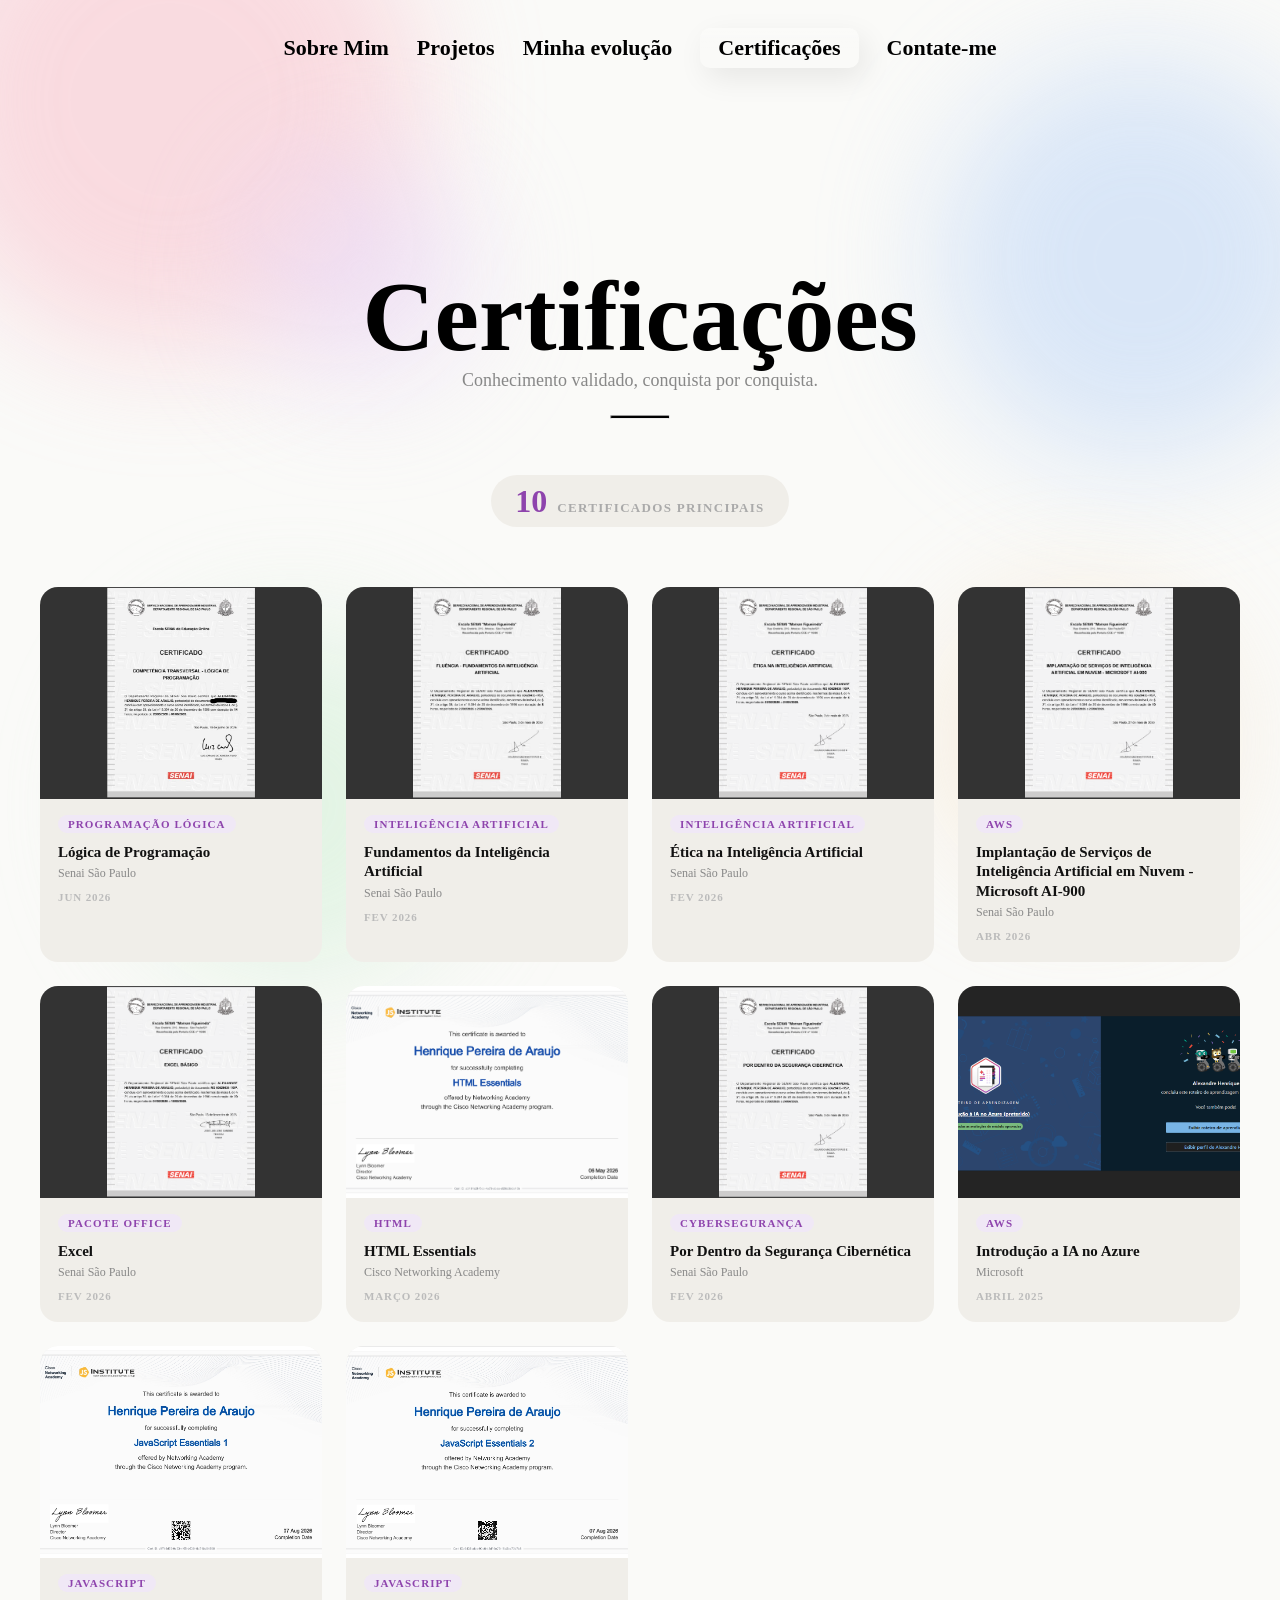
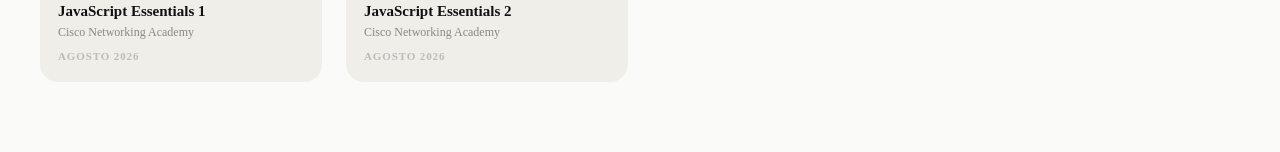
<file: html/certificado.html>
<!DOCTYPE html>
<html lang="pt-br">

<head>
  <meta charset="UTF-8">
  <meta name="viewport" content="width=device-width, initial-scale=1.0">
  <link rel="stylesheet" href="../style.css">
  <title>DevJourney — Certificações</title>
</head>

<body>
  <div class="hero-section">
    <div class="mesh-bg">
      <div class="blob b1"></div>
      <div class="blob b2"></div>
      <div class="blob b3"></div>
      <div class="blob b4"></div>
      <div class="blob b5"></div>
    </div>

    <div class="hero-content">
      <nav class="navigation">
        <ul class="nav-list">
          <li class="a"><a href="../index.html" class="nav-link">Sobre Mim</a></li>
          <li class="a"><a href="./Projetos.html" class="nav-link">Projetos</a></li>
          <li class="a"><a href="./evolution.html" class="nav-link">Minha evolução</a></li>
          <div class="glass">
            <li class="a-selected"><a href="./certificado.html" class="nav-link">Certificações</a></li>
          </div>
          <li class="a"><a href="./contato.html" class="nav-link">Contate-me</a></li>
        </ul>
      </nav>
    </div>

    <section class="certificacoes">

      <div class="cert-cabecalho">
        <p class="title">Certificações</p>
        <p class="cert-subtitulo">Conhecimento validado, conquista por conquista.</p>
        <hr class="projetos-separador">
        <div class="cert-contador">
          <span class="cert-num">10</span>
          <span class="cert-num-label">certificados principais</span>
        </div>
      </div>

      <div class="cert-grid">

        <div class="cert-card">
          <a href="https://www.sp.senai.br/consulta-certificado?qrcode=00035907/8344154" target="_blank"
            class="cert-link-overlay" aria-label="Ver certificado 1"></a>
          <div class="cert-imagem-wrap">
            <img src="../img/cert1.jpg" alt="Certificado 1" class="cert-imagem">
            <div class="cert-badge-hover">
              <svg viewBox="0 0 24 24" fill="none" stroke="currentColor" stroke-width="2" stroke-linecap="round"
                stroke-linejoin="round" width="18" height="18">
                <line x1="7" y1="17" x2="17" y2="7" />
                <polyline points="7 7 17 7 17 17" />
              </svg>
              Ver certificado
            </div>
          </div>
          <div class="cert-info">
            <span class="cert-categoria">Programação Lógica</span>
            <p class="cert-nome">Lógica de Programação</p>
            <p class="cert-emissor">Senai São Paulo</p>
            <span class="cert-data">JUN 2026</span>
          </div>
        </div>

        <div class="cert-card">
          <a href="https://www.sp.senai.br/consulta-certificado?qrcode=00052/8344154" target="_blank"
            class="cert-link-overlay" aria-label="Ver certificado 2"></a>
          <div class="cert-imagem-wrap">
            <img src="../img/cert2.jpg" alt="Certificado 2" class="cert-imagem">
            <div class="cert-badge-hover">
              <svg viewBox="0 0 24 24" fill="none" stroke="currentColor" stroke-width="2" stroke-linecap="round"
                stroke-linejoin="round" width="18" height="18">
                <line x1="7" y1="17" x2="17" y2="7" />
                <polyline points="7 7 17 7 17 17" />
              </svg>
              Ver certificado
            </div>
          </div>
          <div class="cert-info">
            <span class="cert-categoria">Inteligência Artificial</span>
            <p class="cert-nome">Fundamentos da Inteligência Artificial</p>
            <p class="cert-emissor">Senai São Paulo</p>
            <span class="cert-data">FEV 2026</span>
          </div>
        </div>

        <div class="cert-card">
          <a href="https://www.sp.senai.br/consulta-certificado?qrcode=00054/8344154" target="_blank"
            class="cert-link-overlay" aria-label="Ver certificado 3"></a>
          <div class="cert-imagem-wrap">
            <img src="../img/cert3.png" alt="Certificado 3" class="cert-imagem">
            <div class="cert-badge-hover">
              <svg viewBox="0 0 24 24" fill="none" stroke="currentColor" stroke-width="2" stroke-linecap="round"
                stroke-linejoin="round" width="18" height="18">
                <line x1="7" y1="17" x2="17" y2="7" />
                <polyline points="7 7 17 7 17 17" />
              </svg>
              Ver certificado
            </div>
          </div>
          <div class="cert-info">
            <span class="cert-categoria">Inteligência Artificial</span>
            <p class="cert-nome">Ética na Inteligência Artificial</p>
            <p class="cert-emissor">Senai São Paulo</p>
            <span class="cert-data">FEV 2026</span>
          </div>
        </div>

        <div class="cert-card">
          <a href="https://www.sp.senai.br/consulta-certificado?qrcode=10326198367/15750391" target="_blank"
            class="cert-link-overlay" aria-label="Ver certificado 4"></a>
          <div class="cert-imagem-wrap">
            <img src="../img/cert4.png" alt="Certificado 4" class="cert-imagem">
            <div class="cert-badge-hover">
              <svg viewBox="0 0 24 24" fill="none" stroke="currentColor" stroke-width="2" stroke-linecap="round"
                stroke-linejoin="round" width="18" height="18">
                <line x1="7" y1="17" x2="17" y2="7" />
                <polyline points="7 7 17 7 17 17" />
              </svg>
              Ver certificado
            </div>
          </div>
          <div class="cert-info">
            <span class="cert-categoria">AWS</span>
            <p class="cert-nome">Implantação de Serviços de Inteligência Artificial em Nuvem - Microsoft AI-900</p>
            <p class="cert-emissor">Senai São Paulo</p>
            <span class="cert-data">ABR 2026</span>
          </div>
        </div>

        <div class="cert-card">
          <a href="https://www.sp.senai.br/consulta-certificado?qrcode=00035481/8344154" target="_blank"
            class="cert-link-overlay" aria-label="Ver certificado 5"></a>
          <div class="cert-imagem-wrap">
            <img src="../img/cert5.png" alt="Certificado 5" class="cert-imagem">
            <div class="cert-badge-hover">
              <svg viewBox="0 0 24 24" fill="none" stroke="currentColor" stroke-width="2" stroke-linecap="round"
                stroke-linejoin="round" width="18" height="18">
                <line x1="7" y1="17" x2="17" y2="7" />
                <polyline points="7 7 17 7 17 17" />
              </svg>
              Ver certificado
            </div>
          </div>
          <div class="cert-info">
            <span class="cert-categoria">Pacote Office</span>
            <p class="cert-nome">Excel</p>
            <p class="cert-emissor">Senai São Paulo</p>
            <span class="cert-data">FEV 2026</span>
          </div>
        </div>

        <div class="cert-card">
          <a href="sem_link" target="_blank" class="cert-link-overlay" aria-label="Ver certificado 6"></a>
          <div class="cert-imagem-wrap">
            <img src="../img/cert6.png" alt="Certificado 6" class="cert-imagem">
            <div class="cert-badge-hover">
              <svg viewBox="0 0 24 24" fill="none" stroke="currentColor" stroke-width="2" stroke-linecap="round"
                stroke-linejoin="round" width="18" height="18">
                <line x1="7" y1="17" x2="17" y2="7" />
                <polyline points="7 7 17 7 17 17" />
              </svg>
              Ver certificado
            </div>
          </div>
          <div class="cert-info">
            <span class="cert-categoria">HTML</span>
            <p class="cert-nome">HTML Essentials</p>
            <p class="cert-emissor">Cisco Networking Academy</p>
            <span class="cert-data">MARÇO 2026</span>
          </div>
        </div>

        <div class="cert-card">
          <a href="https://www.sp.senai.br/consulta-certificado?qrcode=00055/8344154" target="_blank"
            class="cert-link-overlay" aria-label="Ver certificado 7"></a>
          <div class="cert-imagem-wrap">
            <img src="../img/cert7.png" alt="Certificado 7" class="cert-imagem">
            <div class="cert-badge-hover">
              <svg viewBox="0 0 24 24" fill="none" stroke="currentColor" stroke-width="2" stroke-linecap="round"
                stroke-linejoin="round" width="18" height="18">
                <line x1="7" y1="17" x2="17" y2="7" />
                <polyline points="7 7 17 7 17 17" />
              </svg>
              Ver certificado
            </div>
          </div>
          <div class="cert-info">
            <span class="cert-categoria">CyberSegurança</span>
            <p class="cert-nome">Por Dentro da Segurança Cibernética</p>
            <p class="cert-emissor">Senai São Paulo</p>
            <span class="cert-data">FEV 2026</span>
          </div>
        </div>

        <div class="cert-card">
          <a href="https://learn.microsoft.com/pt-br/users/alexandrehenrique-3166/achievements/fqwjsawx?ref=https%3A%2F%2Fwww.linkedin.com%2F"
            target="_blank" class="cert-link-overlay" aria-label="Ver certificado 8"></a>
          <div class="cert-imagem-wrap">
            <img src="../img/cert8.png" alt="Certificado 8" class="cert-imagem">
            <div class="cert-badge-hover">
              <svg viewBox="0 0 24 24" fill="none" stroke="currentColor" stroke-width="2" stroke-linecap="round"
                stroke-linejoin="round" width="18" height="18">
                <line x1="7" y1="17" x2="17" y2="7" />
                <polyline points="7 7 17 7 17 17" />
              </svg>
              Ver certificado
            </div>
          </div>
          <div class="cert-info">
            <span class="cert-categoria">AWS</span>
            <p class="cert-nome">Introdução a IA no Azure</p>
            <p class="cert-emissor">Microsoft</p>
            <span class="cert-data">ABRIL 2025</span>
          </div>
        </div>

        <div class="cert-card">
          <div class="cert-imagem-wrap">
            <img src="../img/cert9.jpeg" alt="Certificado 9" class="cert-imagem">
          </div>
          <div class="cert-info">
            <span class="cert-categoria">JavaScript</span>
            <p class="cert-nome">JavaScript Essentials 1</p>
            <p class="cert-emissor">Cisco Networking Academy</p>
            <span class="cert-data">AGOSTO 2026</span>
          </div>
        </div>

<div class="cert-card">
          <div class="cert-imagem-wrap">
            <img src="../img/cert10.jpeg" alt="Certificado 10" class="cert-imagem">
          </div>
          <div class="cert-info">
            <span class="cert-categoria">JavaScript</span>
            <p class="cert-nome">JavaScript Essentials 2</p>
            <p class="cert-emissor">Cisco Networking Academy</p>
            <span class="cert-data">AGOSTO 2026</span>
          </div>
        </div>

      </div>
    </section>
  </div>
</body>

</html>
</file>
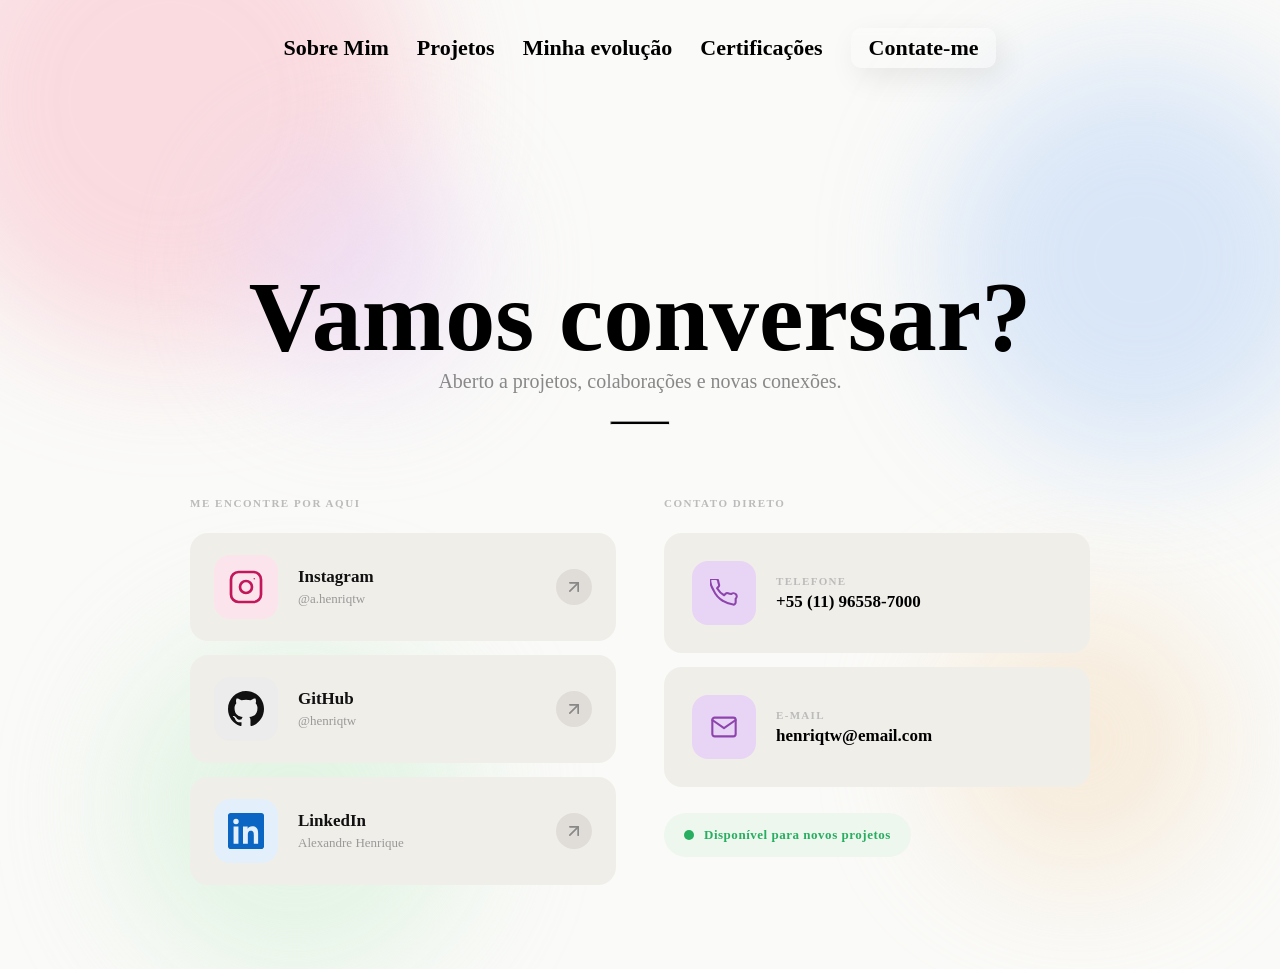
<file: html/contato.html>
<!DOCTYPE html>
<html lang="pt-br">
 
<head>
  <meta charset="UTF-8">
  <meta name="viewport" content="width=device-width, initial-scale=1.0">
  <link rel="stylesheet" href="../style.css">
  <title>DevJourney — Contato</title>
</head>
 
<body>
  <div class="hero-section">
    <div class="mesh-bg">
      <div class="blob b1"></div>
      <div class="blob b2"></div>
      <div class="blob b3"></div>
      <div class="blob b4"></div>
      <div class="blob b5"></div>
    </div>
 
    <div class="hero-content">
      <nav class="navigation">
        <ul class="nav-list">
          <li class="a"><a href="../index.html" class="nav-link">Sobre Mim</a></li>
          <li class="a"><a href="./Projetos.html" class="nav-link">Projetos</a></li>
          <li class="a"><a href="./evolution.html" class="nav-link">Minha evolução</a></li>
          <li class="a"><a href="./certificado.html" class="nav-link">Certificações</a></li>
          <div class="glass">
            <li class="a-selected"><a href="./contato.html" class="nav-link">Contate-me</a></li>
          </div>
        </ul>
      </nav>
    </div>
 
    <section class="contato">
 
      <div class="contato-cabecalho">
        <p class="title">Vamos conversar?</p>
        <p class="contato-subtitulo">Aberto a projetos, colaborações e novas conexões.</p>
        <hr class="projetos-separador">
      </div>
 
      <div class="contato-corpo">
 
        <div class="contato-redes">
          <p class="contato-secao-titulo">Me encontre por aqui</p>
 
          <a href="https://www.instagram.com/a.henriqtw/" target="_blank" class="rede-card">
            <div class="rede-icone rede-icone-instagram">
              <svg xmlns="http://www.w3.org/2000/svg" viewBox="0 0 24 24" width="36" height="36" fill="none" stroke="currentColor" stroke-width="1.8" stroke-linecap="round" stroke-linejoin="round">
                <rect x="2" y="2" width="20" height="20" rx="5" ry="5"/>
                <circle cx="12" cy="12" r="4"/>
                <circle cx="17.5" cy="6.5" r="0.5" fill="currentColor" stroke="none"/>
              </svg>
            </div>
            <div class="rede-texto">
              <span class="rede-nome">Instagram</span>
              <span class="rede-usuario">@a.henriqtw</span>
            </div>
            <div class="rede-seta">
              <svg viewBox="0 0 24 24" fill="none" stroke="currentColor" stroke-width="2" stroke-linecap="round" stroke-linejoin="round" width="20" height="20">
                <line x1="7" y1="17" x2="17" y2="7"/><polyline points="7 7 17 7 17 17"/>
              </svg>
            </div>
          </a>
 
          <a href="https://github.com/henriqtw" target="_blank" class="rede-card">
            <div class="rede-icone rede-icone-github">
              <svg xmlns="http://www.w3.org/2000/svg" viewBox="0 0 24 24" width="36" height="36" fill="currentColor">
                <path d="M12 0C5.373 0 0 5.373 0 12c0 5.303 3.438 9.8 8.205 11.387.6.113.82-.258.82-.577 0-.285-.01-1.04-.015-2.04-3.338.724-4.042-1.61-4.042-1.61-.546-1.387-1.333-1.757-1.333-1.757-1.09-.745.083-.729.083-.729 1.205.084 1.84 1.237 1.84 1.237 1.07 1.834 2.807 1.304 3.492.997.108-.775.418-1.305.762-1.604-2.665-.305-5.467-1.334-5.467-5.931 0-1.311.469-2.381 1.236-3.221-.124-.303-.535-1.524.117-3.176 0 0 1.008-.322 3.301 1.23A11.509 11.509 0 0 1 12 5.803c1.02.005 2.047.138 3.006.404 2.291-1.552 3.297-1.23 3.297-1.23.653 1.653.242 2.874.118 3.176.77.84 1.235 1.911 1.235 3.221 0 4.609-2.807 5.624-5.479 5.921.43.372.823 1.102.823 2.222 0 1.606-.015 2.898-.015 3.293 0 .319.216.694.825.576C20.565 21.796 24 17.3 24 12c0-6.627-5.373-12-12-12z"/>
              </svg>
            </div>
            <div class="rede-texto">
              <span class="rede-nome">GitHub</span>
              <span class="rede-usuario">@henriqtw</span>
            </div>
            <div class="rede-seta">
              <svg viewBox="0 0 24 24" fill="none" stroke="currentColor" stroke-width="2" stroke-linecap="round" stroke-linejoin="round" width="20" height="20">
                <line x1="7" y1="17" x2="17" y2="7"/><polyline points="7 7 17 7 17 17"/>
              </svg>
            </div>
          </a>
 
          <a href="https://www.linkedin.com/in/alexandre-henrique-605b353a8/" target="_blank" class="rede-card">
            <div class="rede-icone rede-icone-linkedin">
              <svg xmlns="http://www.w3.org/2000/svg" viewBox="0 0 24 24" width="36" height="36" fill="currentColor">
                <path d="M20.447 20.452H17.21v-5.569c0-1.328-.027-3.037-1.852-3.037-1.853 0-2.136 1.445-2.136 2.939v5.667H9.984V9h3.102v1.561h.046c.432-.817 1.49-1.678 3.067-1.678 3.28 0 3.885 2.159 3.885 4.964v6.605zM5.337 7.433a1.8 1.8 0 1 1 0-3.601 1.8 1.8 0 0 1 0 3.601zM6.955 20.452H3.718V9h3.237v11.452zM22.225 0H1.771C.792 0 0 .774 0 1.729v20.542C0 23.226.792 24 1.771 24h20.451C23.205 24 24 23.226 24 22.271V1.729C24 .774 23.205 0 22.222 0h.003z"/>
              </svg>
            </div>
            <div class="rede-texto">
              <span class="rede-nome">LinkedIn</span>
              <span class="rede-usuario">Alexandre Henrique</span>
            </div>
            <div class="rede-seta">
              <svg viewBox="0 0 24 24" fill="none" stroke="currentColor" stroke-width="2" stroke-linecap="round" stroke-linejoin="round" width="20" height="20">
                <line x1="7" y1="17" x2="17" y2="7"/><polyline points="7 7 17 7 17 17"/>
              </svg>
            </div>
          </a>
        </div>
 
        <div class="contato-direto">
          <p class="contato-secao-titulo">Contato direto</p>
 
         <div class="contato-item">
  <div class="contato-item-icone">
    <svg xmlns="http://www.w3.org/2000/svg" viewBox="0 0 24 24" fill="none" stroke="currentColor" stroke-width="1.8" stroke-linecap="round" stroke-linejoin="round" width="28" height="28">
      <path d="M22 16.92v3a2 2 0 01-2.18 2 19.79 19.79 0 01-8.63-3.07A19.5 19.5 0 013.07 9.81a19.79 19.79 0 01-3.07-8.67A2 2 0 012 0h3a2 2 0 012 1.72c.127.96.361 1.903.7 2.81a2 2 0 01-.45 2.11L6.09 7.91a16 16 0 006 6l1.27-1.27a2 2 0 012.11-.45c.907.339 1.85.573 2.81.7A2 2 0 0122 16.92z"/>
    </svg>
  </div>
  <div class="contato-item-texto">
    <span class="contato-item-label">Telefone</span>
    <span class="contato-item-valor">
      <a href="tel:+5511965587000" style="text-decoration: none; color: inherit;">+55 (11) 96558-7000</a>
    </span>
  </div>
</div>

<div class="contato-item">
  <div class="contato-item-icone">
    <svg xmlns="http://www.w3.org/2000/svg" viewBox="0 0 24 24" fill="none" stroke="currentColor" stroke-width="1.8" stroke-linecap="round" stroke-linejoin="round" width="28" height="28">
      <path d="M4 4h16c1.1 0 2 .9 2 2v12c0 1.1-.9 2-2 2H4c-1.1 0-2-.9-2-2V6c0-1.1.9-2 2-2z"/>
      <polyline points="22,6 12,13 2,6"/>
    </svg>
  </div>
  <div class="contato-item-texto">
    <span class="contato-item-label">E-mail</span>
    <span class="contato-item-valor">
      <a href="mailto:henriqtw@email.com" style="text-decoration: none; color: inherit;">henriqtw@email.com</a>
    </span>
  </div>
</div>
 
          <div class="contato-disponivel">
            <span class="contato-disponivel-dot"></span>
            <span class="contato-disponivel-texto">Disponível para novos projetos</span>
          </div>
        </div>
 
      </div>
    </section>
  </div>
</body>
</html>
</file>
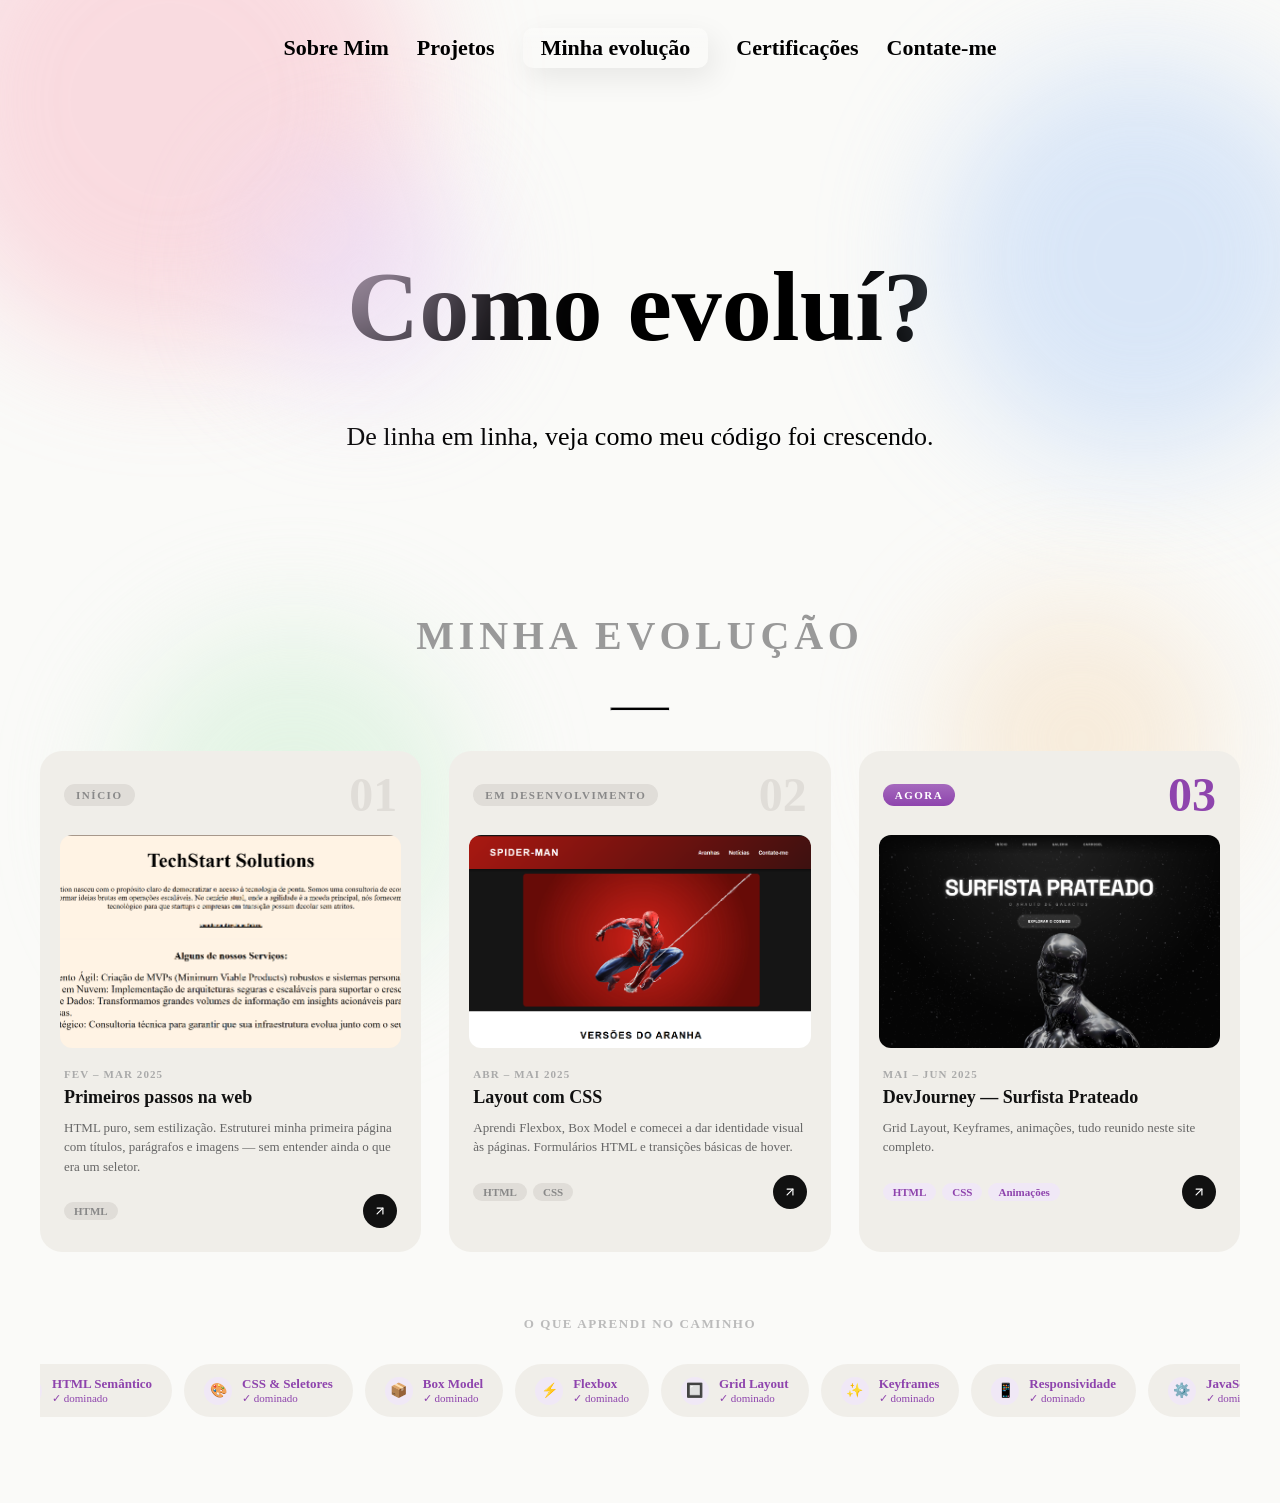
<file: html/evolution.html>
<!DOCTYPE html>
<html lang="pt-br">
 
<head>
  <meta charset="UTF-8">
  <meta name="viewport" content="width=device-width, initial-scale=1.0">
  <link rel="stylesheet" href="../style.css">
  <title>DevJourney – Minha Evolução</title>
</head>
 
<body>
  <div class="hero-section">
     <div class="mesh-bg">
      <div class="blob b1"></div>
      <div class="blob b2"></div>
      <div class="blob b3"></div>
      <div class="blob b4"></div>
      <div class="blob b5"></div>
    </div>
 
    <div class="hero-content">
      <nav class="navigation">
        <ul class="nav-list">
          <li class="a"><a href="../index.html" class="nav-link">Sobre Mim</a></li>
          <li class="a"><a href="./Projetos.html" class="nav-link">Projetos</a></li>
          <div class="glass">
            <li class="a-selected"><a href="./evolution.html" class="nav-link">Minha evolução</a></li>
          </div>
          <li class="a"><a href="./certificado.html" class="nav-link">Certificações</a></li>
          <li class="a"><a href="./contato.html" class="nav-link">Contate-me</a></li>
        </ul>
      </nav>
    </div>
 
    <section class="Main">
      <h1 class="title">Como evoluí?</h1>
      <h2 class="subtitle">De linha em linha, veja como meu código foi crescendo.</h2>
    </section>
 
    <section class="evolucao">
      <p class="titulo">Minha Evolução</p>
      <hr class="projetos-separador">
 
      <div class="evolucao-grid">
 
        <div class="evo-card">
          <div class="evo-stage">
            <span class="evo-badge">Início</span>
            <span class="evo-num">01</span>
          </div>
          <div class="evo-thumb-wrap">
            <img src="../img/evolucao1.png" alt="Primeiro site" class="evo-thumb">
            <div class="evo-thumb-placeholder" style="display:none">
              <svg width="48" height="48" viewBox="0 0 24 24" fill="none" stroke="#999" stroke-width="1.5">
                <rect x="3" y="3" width="18" height="18" rx="2"/>
                <path d="M3 9h18M9 21V9"/>
              </svg>
            </div>
          </div>
          <div class="evo-info">
            <span class="evo-periodo">Fev – Mar 2025</span>
            <div class="evo-nome">Primeiros passos na web</div>
            <p class="evo-desc">HTML puro, sem estilização. Estruturei minha primeira página com títulos, parágrafos e imagens — sem entender ainda o que era um seletor.</p>
            <div class="evo-footer">
              <div class="evo-tags">
                <span class="evo-tag">HTML</span>
              </div>
              <a href="https://github.com/henriqtw" class="evo-link" target="_blank" title="Ver site">
                <svg viewBox="0 0 24 24" fill="none" stroke="var(--branco)" stroke-width="2"
                  stroke-linecap="round" stroke-linejoin="round" width="14" height="14">
                  <line x1="7" y1="17" x2="17" y2="7"/>
                  <polyline points="7 7 17 7 17 17"/>
                </svg>
              </a>
            </div>
          </div>
        </div>
 
        <div class="evo-card">
          <div class="evo-stage">
            <span class="evo-badge">Em desenvolvimento</span>
            <span class="evo-num">02</span>
          </div>
          <div class="evo-thumb-wrap">
            <img src="../img/evolucao2.png" alt="Segundo site" class="evo-thumb">
            <div class="evo-thumb-placeholder" style="display:none">
              <svg width="48" height="48" viewBox="0 0 24 24" fill="none" stroke="#999" stroke-width="1.5">
                <rect x="3" y="3" width="18" height="18" rx="2"/>
                <path d="M3 9h18M9 21V9"/>
              </svg>
            </div>
          </div>
          <div class="evo-info">
            <span class="evo-periodo">Abr – Mai 2025</span>
            <div class="evo-nome">Layout com CSS</div>
            <p class="evo-desc">Aprendi Flexbox, Box Model e comecei a dar identidade visual às páginas. Formulários HTML e transições básicas de hover.</p>
            <div class="evo-footer">
              <div class="evo-tags">
                <span class="evo-tag">HTML</span>
                <span class="evo-tag">CSS</span>
              </div>
              <a href="https://henriqtw.github.io/spider-man/" class="evo-link" target="_blank" title="Ver site">
                <svg viewBox="0 0 24 24" fill="none" stroke="var(--branco)" stroke-width="2"
                  stroke-linecap="round" stroke-linejoin="round" width="14" height="14">
                  <line x1="7" y1="17" x2="17" y2="7"/>
                  <polyline points="7 7 17 7 17 17"/>
                </svg>
              </a>
            </div>
          </div>
        </div>
 
        <div class="evo-card is-now">
          <div class="evo-stage">
            <span class="evo-badge">Agora</span>
            <span class="evo-num">03</span>
          </div>
          <div class="evo-thumb-wrap">
            <img src="../img/projeto1.png" alt="Portfólio atual" class="evo-thumb">
            <div class="evo-thumb-placeholder" style="display:none">
              <svg width="48" height="48" viewBox="0 0 24 24" fill="none" stroke="#8E44AD" stroke-width="1.5">
                <rect x="3" y="3" width="18" height="18" rx="2"/>
                <path d="M3 9h18M9 21V9"/>
              </svg>
            </div>
          </div>
          <div class="evo-info">
            <span class="evo-periodo">Mai – Jun 2025</span>
            <div class="evo-nome">DevJourney — Surfista Prateado</div>
            <p class="evo-desc">Grid Layout, Keyframes, animações, tudo reunido neste site completo.</p>
            <div class="evo-footer">
              <div class="evo-tags">
                <span class="evo-tag">HTML</span>
                <span class="evo-tag">CSS</span>
                <span class="evo-tag">Animações</span>
              </div>
              <a href="https://henriqtw.github.io/keyframes-surfista-prateado/" class="evo-link" target="_blank" title="Ver site">
                <svg viewBox="0 0 24 24" fill="none" stroke="var(--branco)" stroke-width="2"
                  stroke-linecap="round" stroke-linejoin="round" width="14" height="14">
                  <line x1="7" y1="17" x2="17" y2="7"/>
                  <polyline points="7 7 17 7 17 17"/>
                </svg>
              </a>
            </div>
          </div>
        </div>
 
      </div>
 
      <div class="evolucao-diff">
        <p class="diff-titulo">O que aprendi no caminho</p>
        <div class="diff-track">
 
          <div class="diff-pill unlocked">
            <div class="diff-icon">🏗️</div>
            <div>
              <div class="diff-label">HTML Semântico</div>
              <div class="diff-check">✓ dominado</div>
            </div>
          </div>
 
          <div class="diff-pill unlocked">
            <div class="diff-icon">🎨</div>
            <div>
              <div class="diff-label">CSS & Seletores</div>
              <div class="diff-check">✓ dominado</div>
            </div>
          </div>
 
          <div class="diff-pill unlocked">
            <div class="diff-icon">📦</div>
            <div>
              <div class="diff-label">Box Model</div>
              <div class="diff-check">✓ dominado</div>
            </div>
          </div>
 
          <div class="diff-pill unlocked">
            <div class="diff-icon">⚡</div>
            <div>
              <div class="diff-label">Flexbox</div>
              <div class="diff-check">✓ dominado</div>
            </div>
          </div>
 
          <div class="diff-pill unlocked">
            <div class="diff-icon">🔲</div>
            <div>
              <div class="diff-label">Grid Layout</div>
              <div class="diff-check">✓ dominado</div>
            </div>
          </div>
 
          <div class="diff-pill unlocked">
            <div class="diff-icon">✨</div>
            <div>
              <div class="diff-label">Keyframes</div>
              <div class="diff-check">✓ dominado</div>
            </div>
          </div>
 
          <div class="diff-pill unlocked">
            <div class="diff-icon">📱</div>
            <div>
              <div class="diff-label">Responsividade</div>
              <div class="diff-check">✓ dominado</div>
            </div>
          </div>
 
          <div class="diff-pill unlocked">
            <div class="diff-icon">⚙️</div>
            <div>
              <div class="diff-label">JavaScript</div>
              <div class="diff-check">✓ dominado</div>
            </div>
          </div>
 
        </div>
      </div>
 
    </section>
 
  </div>
</body>
</html>
</file>
<file: style.css>
@import url('https://fonts.googleapis.com/css2?family=Plus+Jakarta+Sans:ital,wght@0,200..800;1,200..800&display=swap');
@import url('https://fonts.googleapis.com/css2?family=Montserrat:ital,wght@0,100..900;1,100..900&family=Space+Grotesk:wght@300..700&display=swap');

html {
    scroll-behavior: smooth;
}

*{
    margin: 0;
    padding: 0;
    box-sizing: border-box;
}

:root {
    --card-bg: #f0eee9;
    --purple-gradient: linear-gradient(180deg, #A569BD 0%, #8E44AD 100%); 
    --preto: #000000;
    --liquid: linear-gradient(180deg, #ffffff40 0%, transparent 50%);
    --branco: #FFFFFF;
}

body {
    color: var(--preto);
     overflow-x: hidden;
}

.navigation,
.hero-content header .title,
.hero-content header .subtitle,
.hero-content header .button {
  opacity: 0;
  animation: reveal-up 0.9s cubic-bezier(0.16, 1, 0.3, 1) forwards;
}

.navigation                    { animation-delay: 0.1s; }
.hero-content header .title    { animation-delay: 0.25s; }
.hero-content header .subtitle { animation-delay: 0.4s; }
.hero-content header .button   { animation-delay: 0.55s; }

@keyframes reveal-up {
  from {
    opacity: 0;
    transform: translateY(30px);
  }
  to {
    opacity: 1;
    transform: translateY(0);
  }
}

.hero-section {
    position: relative;
    overflow: visible; 
    background: #fafaf8;
    min-height: 100vh; 
}

.mesh-bg {
    pointer-events: none;
    position: fixed; 
    inset: 0;
    z-index: 0;
}

.blob {
    position: absolute;
    border-radius: 50%;
    filter: blur(60px);
    opacity: 0.6;
}

.blob.b1 {
    width: 500px; height: 500px;
    background: #f9c6d0;
    top: -150px; left: -80px;
    animation: drift1 8s ease-in-out infinite;
}
.blob.b2 {
    width: 400px; height: 400px;
    background: #c3d9f7;
    top: 60px; right: -60px;
    animation: drift2 10s ease-in-out infinite;
}
.blob.b3 {
    width: 350px; height: 350px;
    background: #d4f0d8;
    bottom: -80px; left: 120px;
    animation: drift3 9s ease-in-out infinite;
}
.blob.b4 {
    width: 280px; height: 280px;
    background: #f5e2c8;
    bottom: 20px; right: 60px;
    animation: drift4 11s ease-in-out infinite;
}
.blob.b5 {
    width: 220px; height: 220px;
    background: #e8d5f5;
    top: 160px; left: 250px;
    animation: drift5 7s ease-in-out infinite;
}

@keyframes drift1 {
    0%, 100% { transform: translate(0px, 0px) scale(1); }
    25%       { transform: translate(40px, 30px) scale(1.05); }
    50%       { transform: translate(20px, 60px) scale(0.97); }
    75%       { transform: translate(-30px, 20px) scale(1.03); }
}
@keyframes drift2 {
    0%, 100% { transform: translate(0px, 0px) scale(1); }
    30%       { transform: translate(-50px, 40px) scale(1.04); }
    60%       { transform: translate(-20px, -30px) scale(0.96); }
    80%       { transform: translate(30px, 20px) scale(1.02); }
}
@keyframes drift3 {
    0%, 100% { transform: translate(0px, 0px) scale(1); }
    20%       { transform: translate(30px, -40px) scale(1.06); }
    55%       { transform: translate(-40px, -20px) scale(0.95); }
    80%       { transform: translate(10px, 30px) scale(1.02); }
}
@keyframes drift4 {
    0%, 100% { transform: translate(0px, 0px) scale(1); }
    35%       { transform: translate(-35px, -50px) scale(1.07); }
    65%       { transform: translate(25px, -25px) scale(0.94); }
}
@keyframes drift5 {
    0%, 100% { transform: translate(0px, 0px) scale(1); }
    40%       { transform: translate(50px, -35px) scale(1.08); }
    70%       { transform: translate(-20px, 40px) scale(0.96); }
}

.hero-content {
    position: relative;
    z-index: 1;
}

.navigation {
    display: flex;
    justify-content: center;
    padding: 40px 0;
}

.nav-list {
    list-style: none;
    display: flex;
    gap: 30px;
    align-items: center;
}

.nav-link {
    text-decoration: none;
    color: var(--preto);
    font-size: 25px;
    font-weight: bold;
    transition: color 0.3s ease;
}

.a:hover {
    display:flex;
    transform: scale(1.03);
}

.glass {
    background: var(--liquid);
    border-radius: 10px;
    padding: 6px 20px;
    box-shadow: 6px 10px 30px rgba(0, 0, 0, 0.08);
    backdrop-filter: blur(8px);
    animation: float 3s ease-in-out infinite;
}

@keyframes float {
    0%, 100% { transform: translateY(0); }
    50% { transform: translateY(-6px); }
}

header {
  display: flex;
  flex-direction: column;
  align-items: center;
  text-align: center;
  padding: 60px 60px 80px;
}

.Main {
    padding: 60px;
}

.title {
    margin-top: 50px;
    font-size: 120px;
    font-weight: bold;
    padding: 30px;
    display: flex;
    justify-content: center;
    text-align: center;
}

.subtitle {
    font-size: 30px;
    font-weight: 500;
    padding: 30px;
    display: flex;
    justify-content: center;
    text-align: center;
}

.question {
    text-decoration: none;
    color: var(--branco);
    font-size: 20px;
    font-weight: 400;
    display: flex;
    padding: 14px;
    justify-content: center;
    text-align: center;
    font-family: "Montserrat", sans-serif;
    font-weight: 700;
}

.button {
    display: flex;
    justify-content: center;
    margin:0 auto;
    background: var(--purple-gradient); 
    box-shadow: 20px 40px 30px rgba(0, 0, 0, 0.06);
    width: 210px;
    height: 50px;
    border-radius: 30px;
    cursor: pointer;
    transition: transform 0.3s ease;
     text-decoration: none;
    color: inherit;
}


.cards {
    display: flex;
    gap: 30px;
    justify-content: center;
    margin-top: 50px;
    flex-wrap: wrap;
}

.card {
    background: var(--liquid);
    border-radius: 16px;
    padding: 32px;
    width: 230px;
    height: 140px;
    display: flex;
    flex-direction: column;
    align-items: center;
    text-align: center;
    gap: 16px;
    box-shadow: 0 4px 30px rgba(0, 0, 0, 0.10);
    transition: transform 0.3s ease;
}

.card:hover {
    transform: translateY(-6px);
}

.card-icon {
    width: 70px;
    height: 70px;
}

.card h3 {
    color: var(--branco);
    font-size: 22px;
    font-weight: 700;
}

.card p {
    color: rgba(255, 255, 255, 0.85);
    font-size: 14px;
    line-height: 1.6;
}

.projetos {
    padding: 80px 60px;
}

.titulo {
    font-size: 40px;
    justify-content: center;
    display: flex;
    font-weight: 700;
    letter-spacing: 0.12em;
    text-transform: uppercase;
    color: #999;
    margin-bottom: 48px;
}

.timeline-desc {
    font-size: 13px;
    color: #666;
    line-height: 1.4;
    margin-top: 4px;
    font-family: 'Plus Jakarta Sans', sans-serif;
}

.adendo {
    font-size: 16px;
    color: #555;
    text-align: center;
    max-width: 600px;
    margin: 0 auto 60px;
}

.projetos-separador {
    width: 60px;
    height: 4px;
    background: var(--preto);
    margin: 0 auto 40px;
    border-radius: 2px;
}

.projetos-grid {
    justify-content: center;
    display: grid;
    grid-template-columns: repeat(2, 1fr);
    gap: 24px;
}

.projeto-card {
    border-radius: 18px;
    justify-content: center;
    overflow: hidden;
    background: #f0eee9;
    cursor: pointer;
    transition: transform 0.3s ease, box-shadow 0.3s ease;
    position: relative;
    display:block;
}

.projeto-card:hover {
    transform: translateY(-4px);
    box-shadow: 0 20px 40px rgba(0,0,0,0.10);
}

.projeto-thumb {
    width: 100%;
    aspect-ratio: 16/10;
    object-fit: cover;
    display: block;
    cursor: pointer;
  transition: transform 0.3s ease;
}

.projeto-thumb:hover {
  transform: scale(1.02);
}

.card-grande {
    grid-column: span 2;
}

.card-grande .projeto-thumb {
    aspect-ratio: 21/9;
}

.projeto-info {
    padding: 20px 24px 24px;
    display: flex;
    justify-content: space-between;
    align-items: flex-end;
}

.projeto-nome {
    font-size: 18px;
    font-weight: 700;
    color: #111;
    margin-bottom: 4px;
}

.projeto-tag {
    font-size: 12px;
    color: #888;
    font-weight: 500;
}

.projeto-link {
    width: 36px;
    height: 36px;
    border-radius: 50%;
    background: #111;
    display: flex;
    align-items: center;
    justify-content: center;
    flex-shrink: 0;
    transition: background 0.2s;
    text-decoration: none;
}

.projeto-card:hover .projeto-link {
    background: #8E44AD;
}

.timeline {
    padding: 60px 50px 80px;
}

.timeline-titulo {
    font-size: 14px;
    font-weight: 700;
    letter-spacing: 0.12em;
    text-transform: uppercase;
    color: #999;
    margin-bottom: 32px;
    padding: 0 60px;
}

.timeline-track {
    display: flex;
    gap: 16px;
    overflow-x: auto;
    padding: 12px 60px 24px;
    scroll-snap-type: x mandatory;
    -webkit-overflow-scrolling: touch;
    scrollbar-width: none;
}

.timeline-track::-webkit-scrollbar {
    display: none;
}

.timeline-card {
    flex-shrink: 0;
    width: 280px;
    min-height: 180px;
    background: #f0eee9;
    border-radius: 18px;
    padding: 36px 30px;
    scroll-snap-align: start;
    cursor: pointer;
    transition: transform 0.3s ease, box-shadow 0.3s ease, background 0.3s ease;
    display: flex;
    flex-direction: column;
    gap: 16px;
}

.timeline-card:hover {
    transform: scale(1.05) translateY(-8px);
    box-shadow: 0 25px 50px rgba(0, 0, 0, 0.15);
    background: #fff;
}

.timeline-num {
    font-size: 36px;
    font-weight: 800;
    color: #e0ddd8;
    line-height: 1;
}

.timeline-card:hover .timeline-num {
    color: #8E44AD;
}

.timeline-nome {
    font-size: 15px;
    font-weight: 700;
    color: #111;
    line-height: 1.3;
}

.timeline-tag {
    font-size: 11px;
    font-weight: 500;
    color: #aaa;
    margin-top: auto;
}

.evolucao {
    position: relative;
    z-index: 1;
    padding: 80px 60px;
}
 
.evolucao-grid {
    display: grid;
    grid-template-columns: repeat(3, 1fr);
    gap: 28px;
    position: relative;
}
 
 .evo-card {
    background: var(--card-bg);
    border-radius: 22px;
    overflow: hidden;
    position: relative;
    z-index: 1;
    transition: transform 0.3s ease, box-shadow 0.3s ease;
    cursor: pointer;
}
 
.evo-card:hover {
    transform: translateY(-6px);
    box-shadow: 0 24px 48px rgba(0, 0, 0, 0.12);
}
 
.evo-stage {
    display: flex;
    align-items: center;
    justify-content: space-between;
    padding: 20px 24px 0;
}
 
.evo-badge {
    font-size: 11px;
    font-weight: 700;
    letter-spacing: 0.14em;
    text-transform: uppercase;
    padding: 5px 12px;
    border-radius: 20px;
    background: #e0ddd8;
    color: #888;
}
 
.evo-card.is-now .evo-badge {
    background: var(--purple-gradient);
    color: var(--branco);
}
 
.evo-num {
    font-size: 48px;
    font-weight: 800;
    color: #e0ddd8;
    line-height: 1;
}
 
.evo-card.is-now .evo-num {
    color: #8E44AD;
}
 
.evo-thumb-wrap {
    margin: 16px 20px 0;
    border-radius: 12px;
    overflow: hidden;
    aspect-ratio: 16 / 10;
    background: #dddad4;
    position: relative;
}
 
.evo-thumb {
    width: 100%;
    height: 100%;
    object-fit: cover;
    display: block;
    transition: transform 0.4s ease;
}
 
.evo-card:hover .evo-thumb {
    transform: scale(1.04);
}
 
.evo-thumb-placeholder {
    width: 100%;
    height: 100%;
    display: flex;
    align-items: center;
    justify-content: center;
    background: linear-gradient(135deg, #e8e5e0 0%, #d4d1cc 100%);
}
 
.evo-thumb-placeholder svg {
    opacity: 0.35;
}
 
.evo-info {
    padding: 20px 24px 24px;
    display: flex;
    flex-direction: column;
    gap: 6px;
}
 
.evo-periodo {
    font-size: 11px;
    font-weight: 600;
    letter-spacing: 0.10em;
    text-transform: uppercase;
    color: #aaa;
}
 
.evo-nome {
    font-size: 18px;
    font-weight: 700;
    color: #111;
    line-height: 1.3;
}
 
.evo-desc {
    font-size: 13px;
    color: #666;
    line-height: 1.5;
    margin-top: 2px;
}
 
.evo-footer {
    display: flex;
    align-items: center;
    justify-content: space-between;
    margin-top: 12px;
}
 
.evo-tags {
    display: flex;
    gap: 6px;
    flex-wrap: wrap;
}
 
.evo-tag {
    font-size: 11px;
    font-weight: 600;
    color: #888;
    background: #e0ddd8;
    padding: 3px 10px;
    border-radius: 20px;
}
 
.evo-card.is-now .evo-tag {
    background: #f0e8f6;
    color: #8E44AD;
}
 
.evo-link {
    width: 34px;
    height: 34px;
    border-radius: 50%;
    background: #111;
    display: flex;
    align-items: center;
    justify-content: center;
    flex-shrink: 0;
    transition: background 0.2s;
    text-decoration: none;
}
 
.evo-card:hover .evo-link {
    background: #8E44AD;
}
 
.evolucao-diff {
    margin-top: 64px;
}
 
.diff-titulo {
    font-size: 13px;
    font-weight: 700;
    letter-spacing: 0.12em;
    text-transform: uppercase;
    color: #bbb;
    text-align: center;
    margin-bottom: 28px;
}
 
.diff-track {
    display: flex;
    gap: 12px;
    overflow-x: auto;
    padding: 4px 0 16px;
    scrollbar-width: none;
    justify-content: center;

}
 
.diff-track::-webkit-scrollbar {
    display: none;
}
 
.diff-pill {
    flex-shrink: 0;
    background: var(--card-bg);
    border-radius: 40px;
    padding: 12px 20px;
    display: flex;
    align-items: center;
    gap: 10px;
    transition: transform 0.2s ease;
}
 
.diff-pill:hover {
    transform: translateY(-3px);
}
 
.diff-icon {
    width: 28px;
    height: 28px;
    border-radius: 50%;
    display: flex;
    align-items: center;
    justify-content: center;
    font-size: 14px;
    background: #e0ddd8;
}
 
.diff-pill.unlocked .diff-icon {
    background: #f0e8f6;
}
 
.diff-label {
    font-size: 13px;
    font-weight: 600;
    color: #555;
}
 
.diff-pill.unlocked .diff-label {
    color: #8E44AD;
}
 
.diff-check {
    font-size: 11px;
    color: #aaa;
}
 
.diff-pill.unlocked .diff-check {
    color: #8E44AD;
}

.certificacoes {
    padding: 80px 60px;
    position: relative;
    z-index: 1;
}
 
.cert-cabecalho {
    text-align: center;
    margin-bottom: 60px;
}
 
.cert-subtitulo {
    font-size: 18px;
    color: #888;
    font-weight: 400;
    margin-top: -32px;
    margin-bottom: 24px;
}
 
.cert-contador {
    display: inline-flex;
    align-items: baseline;
    gap: 10px;
    background: #f0eee9;
    border-radius: 40px;
    padding: 10px 24px;
    margin-top: 16px;
}
 
.cert-num {
    font-size: 32px;
    font-weight: 800;
    color: #8E44AD;
    line-height: 1;
}
 
.cert-num-label {
    font-size: 13px;
    font-weight: 600;
    color: #aaa;
    text-transform: uppercase;
    letter-spacing: 0.1em;
}
 
 
.cert-grid {
    display: grid;
    grid-template-columns: repeat(4, 1fr);
    gap: 24px;
}
 
 
.cert-card {
    position: relative;
    background: #f0eee9;
    border-radius: 18px;
    overflow: hidden;
    cursor: pointer;
    transition: transform 0.3s ease, box-shadow 0.3s ease;
}
 
.cert-card:hover {
    transform: translateY(-6px);
    box-shadow: 0 24px 48px rgba(0, 0, 0, 0.12);
}
 
 
.cert-link-overlay {
    position: absolute;
    inset: 0;
    z-index: 2;
}
 
 
.cert-imagem-wrap {
    position: relative;
    width: 100%;
    aspect-ratio: 4 / 3;
    background: #dddad4;
    overflow: hidden;
}
 
.cert-imagem {
    width: 100%;
    height: 100%;
    object-fit: cover;
    display: block;
    transition: transform 0.4s ease, filter 0.4s ease;
}
 
.cert-card:hover .cert-imagem {
    transform: scale(1.05);
    filter: brightness(0.75);
}
 
 
.cert-badge-hover {
    position: absolute;
    inset: 0;
    display: flex;
    align-items: center;
    justify-content: center;
    gap: 8px;
    color: #fff;
    font-size: 14px;
    font-weight: 700;
    opacity: 0;
    transition: opacity 0.3s ease;
    pointer-events: none;
}
 
.cert-card:hover .cert-badge-hover {
    opacity: 1;
}
 
 
.cert-info {
    padding: 16px 18px 20px;
    display: flex;
    flex-direction: column;
    gap: 4px;
}
 
.cert-categoria {
    font-size: 11px;
    font-weight: 700;
    letter-spacing: 0.1em;
    text-transform: uppercase;
    color: #8E44AD;
    background: #f0e8f6;
    padding: 3px 10px;
    border-radius: 20px;
    align-self: flex-start;
    margin-bottom: 6px;
}
 
.cert-nome {
    font-size: 15px;
    font-weight: 700;
    color: #111;
    line-height: 1.3;
}
 
.cert-emissor {
    font-size: 12px;
    color: #888;
    font-weight: 500;
}
 
.cert-data {
    font-size: 11px;
    color: #bbb;
    font-weight: 600;
    letter-spacing: 0.08em;
    margin-top: 6px;
}

.contato {
    padding: 80px 60px 120px;
    position: relative;
    z-index: 1;
}
 
.contato-cabecalho {
    text-align: center;
    margin-bottom: 72px;
}
 
.contato-subtitulo {
    font-size: 20px;
    color: #888;
    font-weight: 400;
    margin-top: -32px;
    margin-bottom: 28px;
}
 
/* Layout de duas colunas */
 
.contato-corpo {
    display: grid;
    grid-template-columns: 1fr 1fr;
    gap: 48px;
    max-width: 900px;
    margin: 0 auto;
    align-items: start;
}
 
.contato-secao-titulo {
    font-size: 11px;
    font-weight: 700;
    letter-spacing: 0.14em;
    text-transform: uppercase;
    color: #bbb;
    margin-bottom: 24px;
}
 
/* ---- Cards de redes sociais ---- */
 
.contato-redes {
    display: flex;
    flex-direction: column;
    gap: 0;
}
 
.rede-card {
    display: flex;
    align-items: center;
    gap: 20px;
    padding: 22px 24px;
    border-radius: 18px;
    background: #f0eee9;
    text-decoration: none;
    color: inherit;
    margin-bottom: 14px;
    transition: transform 0.3s ease, box-shadow 0.3s ease, background 0.3s ease;
    position: relative;
    overflow: hidden;
}
 
.rede-card::before {
    content: '';
    position: absolute;
    inset: 0;
    opacity: 0;
    transition: opacity 0.3s ease;
    border-radius: 18px;
}
 
.rede-card:hover {
    transform: translateX(8px);
    box-shadow: 0 16px 40px rgba(0, 0, 0, 0.10);
    background: #fff;
}
 
/* Ícone colorido de cada rede */
 
.rede-icone {
    width: 64px;
    height: 64px;
    border-radius: 16px;
    display: flex;
    align-items: center;
    justify-content: center;
    flex-shrink: 0;
    transition: transform 0.3s ease;
}
 
.rede-card:hover .rede-icone {
    transform: scale(1.08) rotate(-4deg);
}
 
.rede-icone-instagram {
    background: #fce4ec;
    color: #c2185b;
}
 
.rede-icone-github {
    background: #ececec;
    color: #111;
}
 
.rede-icone-linkedin {
    background: #e3f0fb;
    color: #0a66c2;
}
 
/* Texto da rede */
 
.rede-texto {
    display: flex;
    flex-direction: column;
    gap: 4px;
    flex: 1;
}
 
.rede-nome {
    font-size: 17px;
    font-weight: 700;
    color: #111;
}
 
.rede-usuario {
    font-size: 13px;
    color: #999;
    font-weight: 500;
}
 
/* Seta de acesso */
 
.rede-seta {
    width: 36px;
    height: 36px;
    border-radius: 50%;
    background: #e0ddd8;
    display: flex;
    align-items: center;
    justify-content: center;
    color: #888;
    flex-shrink: 0;
    transition: background 0.3s ease, color 0.3s ease;
}
 
.rede-card:hover .rede-seta {
    background: #8E44AD;
    color: #fff;
}
 
/* ---- Coluna de contato direto ---- */
 
.contato-direto {
    display: flex;
    flex-direction: column;
    gap: 0;
}
 
.contato-item {
    display: flex;
    align-items: center;
    gap: 20px;
    background: #f0eee9;
    border-radius: 18px;
    padding: 28px 28px;
    margin-bottom: 14px;
    transition: transform 0.3s ease, box-shadow 0.3s ease, background 0.3s ease;
}
 
.contato-item:hover {
    transform: translateX(-8px);
    box-shadow: 0 16px 40px rgba(0, 0, 0, 0.10);
    background: #fff;
}
 
.contato-item-icone {
    width: 64px;
    height: 64px;
    border-radius: 16px;
    background: #e8d5f5;
    color: #8E44AD;
    display: flex;
    align-items: center;
    justify-content: center;
    flex-shrink: 0;
    transition: transform 0.3s ease;
}
 
.contato-item:hover .contato-item-icone {
    transform: scale(1.08) rotate(4deg);
}
 
.contato-item-texto {
    display: flex;
    flex-direction: column;
    gap: 5px;
}
 
.contato-item-label {
    font-size: 11px;
    font-weight: 700;
    text-transform: uppercase;
    letter-spacing: 0.12em;
    color: #bbb;
    
}
 
.contato-item-valor {
    font-size: 17px;
    font-weight: 700;
    color: #111;
    text-decoration: none;
    color: inherit;
}
 
 
.contato-disponivel {
    display: flex;
    align-items: center;
    gap: 10px;
    margin-top: 12px;
    padding: 14px 20px;
    background: #edf7ee;
    border-radius: 40px;
    align-self: flex-start;
}
 
.contato-disponivel-dot {
    width: 10px;
    height: 10px;
    border-radius: 50%;
    background: #27ae60;
    flex-shrink: 0;
    animation: pulse-verde 2s ease-in-out infinite;
}
 
@keyframes pulse-verde {
    0%, 100% { box-shadow: 0 0 0 0 rgba(39, 174, 96, 0.5); }
    50%       { box-shadow: 0 0 0 6px rgba(39, 174, 96, 0); }
}
 
.contato-disponivel-texto {
    font-size: 13px;
    font-weight: 700;
    color: #27ae60;
    letter-spacing: 0.04em;
}

/* ========== DESKTOP GRANDE (1440px+) ========== */




@media (min-width: 1440px) {
  .navigation {
    padding: 32px 60px;
    margin-bottom: 20px;
  }

  .nav-list {
    gap: 32px;
  }

  .nav-link {
    font-size: 28px;
  }

  .glass {
    padding: 8px 20px;
    border-radius: 12px;
  }

  .title {
    font-size: 140px;
    margin-top: 60px;
    line-height: 1.1;
  }

  .subtitle {
    font-size: 32px;
  }

  header {
    padding: 80px 60px 100px;
  }

  .projetos, .evolucao, .certificacoes, .contato {
    padding: 100px 80px;
  }
}


@media (max-width: 1439px) and (min-width: 1025px) {
  .navigation {
    padding: 28px 50px;
    margin-bottom: 16px;
  }

  .nav-list {
    gap: 28px;
  }

  .nav-link {
    font-size: 22px;
  }

  .glass {
    padding: 7px 18px;
    border-radius: 10px;
  }

  .title {
    font-size: 100px;
    margin-top: 50px;
    line-height: 1.1;
  }

  .subtitle {
    font-size: 26px;
  }

  header {
    padding: 60px 40px 80px;
  }

  .projetos, .evolucao, .certificacoes, .contato {
    padding: 70px 40px;
  }
}


@media (max-width: 1024px) and (min-width: 769px) {
  .navigation {
    padding: 24px 40px;
    margin-bottom: 14px;
  }

  .nav-list {
    gap: 20px;
  }

  .nav-link {
    font-size: 18px;
  }

  .glass {
    padding: 6px 16px;
    border-radius: 9px;
  }

  .title {
    font-size: 70px;
    margin-top: 45px;
    line-height: 1.15;
  }

  .subtitle {
    font-size: 22px;
  }

  header {
    padding: 50px 30px 70px;
  }

  .projetos, .evolucao, .certificacoes, .contato {
    padding: 60px 30px;
  }

  .Main {
    padding: 40px 30px;
  }
}


@media (max-width: 768px) and (min-width: 601px) {
  .navigation {
    padding: 20px 30px;
    margin-bottom: 12px;
  }

  .nav-list {
    flex-wrap: nowrap;
    justify-content: center;
    gap: 14px;
  }

  .nav-link {
    font-size: 16px;
  }

  .glass {
    padding: 5px 14px;
    border-radius: 8px;
  }

  .title {
    font-size: 55px;
    margin-top: 40px;
    line-height: 1.15;
  }

  .subtitle {
    font-size: 20px;
  }

  header {
    padding: 40px 25px 60px;
  }

  .projetos, .evolucao, .certificacoes, .contato {
    padding: 50px 25px;
  }

  .Main {
    padding: 35px 25px;
  }

  .cards {
    gap: 18px;
    margin-top: 30px;
  }

  .card {
    max-width: 250px;
    padding: 22px;
  }

  .titulo {
    font-size: 28px;
    margin-bottom: 32px;
  }

  .projetos-grid {
    grid-template-columns: 1fr;
    gap: 18px;
  }

  .timeline-track {
    padding: 16px 25px 28px;
  }

  .timeline-card {
    width: 260px;
    padding: 28px 22px;
  }

  .evolucao-grid {
    grid-template-columns: 1fr;
    gap: 20px;
  }

  .cert-grid {
    grid-template-columns: repeat(2, 1fr);
    gap: 16px;
  }

  .contato-corpo {
    grid-template-columns: 1fr;
    gap: 32px;
  }
}


@media (max-width: 600px) and (min-width: 481px) {
  .navigation {
    padding: 18px 20px;
    margin-bottom: 10px;
  }

  .nav-list {
    flex-wrap: nowrap;
    justify-content: center;
    gap: 10px;
  }

  .nav-link {
    font-size: 15px;
  }

  .glass {
    padding: 4px 12px;
    border-radius: 7px;
  }

  .title {
    font-size: 48px;
    margin-top: 35px;
    line-height: 1.15;
  }

  .subtitle {
    font-size: 18px;
  }

  header {
    padding: 35px 20px 50px;
  }

  .projetos, .evolucao, .certificacoes, .contato {
    padding: 45px 20px;
  }

  .Main {
    padding: 30px 20px;
  }

  .cards {
    gap: 16px;
    margin-top: 25px;
  }

  .card {
    max-width: 220px;
    padding: 20px;
    height: 130px;
  }

  .card-icon {
    width: 60px;
    height: 60px;
  }

  .titulo {
    font-size: 24px;
    margin-bottom: 28px;
  }

  .projetos-grid {
    grid-template-columns: 1fr;
    gap: 16px;
  }

  .projeto-info {
    padding: 14px 16px 18px;
  }

  .projeto-nome {
    font-size: 14px;
  }

  .timeline {
    padding: 40px 0 60px;
  }

  .timeline-track {
    padding: 14px 20px 26px;
  }

  .timeline-card {
    width: 240px;
    padding: 24px 20px;
    min-height: 160px;
  }

  .evolucao {
    padding: 45px 20px;
  }

  .evolucao-grid {
    grid-template-columns: 1fr;
    gap: 18px;
  }

  .diff-track {
    padding: 6px 20px 16px;
    gap: 10px;
  }

  .diff-pill {
    padding: 12px 16px;
  }

  .cert-grid {
    grid-template-columns: repeat(2, 1fr);
    gap: 14px;
  }

  .contato-corpo {
    grid-template-columns: 1fr;
    gap: 28px;
  }

  .rede-card, .contato-item {
    padding: 16px;
  }

  .blob.b1 { width: 300px; height: 300px; }
  .blob.b2 { width: 240px; height: 240px; }
  .blob.b3 { width: 200px; height: 200px; }
  .blob.b4 { width: 160px; height: 160px; }
  .blob.b5 { width: 140px; height: 140px; }
}


@media (max-width: 480px) and (min-width: 415px) {
  .navigation {
    padding: 16px 16px;
    margin-bottom: 8px;
  }

  .nav-list {
    flex-wrap: nowrap;
    justify-content: center;
    gap: 8px;
  }

  .nav-link {
    font-size: 13px;
  }

  .glass {
    padding: 3px 10px;
    border-radius: 6px;
  }

  .title {
    font-size: 42px;
    margin-top: 32px;
    line-height: 1.15;
  }

  .subtitle {
    font-size: 16px;
  }

  header {
    padding: 32px 18px 45px;
  }

  .projetos, .evolucao, .certificacoes, .contato {
    padding: 40px 16px;
  }

  .Main {
    padding: 28px 16px;
  }

  .cards {
    gap: 14px;
    margin-top: 20px;
  }

  .card {
    max-width: 200px;
    padding: 18px;
    height: 120px;
  }

  .card-icon {
    width: 54px;
    height: 54px;
  }

  .titulo {
    font-size: 20px;
    margin-bottom: 24px;
  }

  .projeto-info {
    padding: 12px 14px 16px;
  }

  .projeto-nome {
    font-size: 13px;
  }

  .timeline {
    padding: 35px 0 55px;
  }

  .timeline-track {
    padding: 12px 16px 22px;
  }

  .timeline-card {
    width: 220px;
    padding: 20px 18px;
    min-height: 150px;
  }

  .timeline-desc {
    font-size: 11px;
  }

  .evolucao {
    padding: 40px 16px;
  }

  .evolucao-grid {
    grid-template-columns: 1fr;
    gap: 16px;
  }

  .evo-desc {
    font-size: 13px;
  }

  .diff-track {
    padding: 5px 16px 14px;
    gap: 9px;
  }

  .diff-pill {
    padding: 10px 14px;
  }

  .cert-grid {
    grid-template-columns: repeat(2, 1fr);
    gap: 12px;
  }

  .contato-corpo {
    grid-template-columns: 1fr;
    gap: 24px;
  }

  .rede-card, .contato-item {
    padding: 14px;
  }

  .blob.b1 { width: 280px; height: 280px; }
  .blob.b2 { width: 220px; height: 220px; }
  .blob.b3 { width: 200px; height: 200px; }
  .blob.b4 { width: 160px; height: 160px; }
  .blob.b5 { width: 140px; height: 140px; }
}


@media (max-width: 414px) and (min-width: 376px) {
  .navigation {
    padding: 14px 12px;
    margin-bottom: 6px;
  }

  .nav-list {
    flex-wrap: nowrap;
    justify-content: center;
    gap: 6px;
  }

  .nav-link {
    font-size: 12px;
  }

  .glass {
    padding: 3px 9px;
    border-radius: 5px;
  }

  .title {
    font-size: 38px;
    margin-top: 28px;
    line-height: 1.1;
  }

  .subtitle {
    font-size: 15px;
  }

  header {
    padding: 28px 14px 40px;
  }

  .projetos, .evolucao, .certificacoes, .contato {
    padding: 38px 14px;
  }

  .Main {
    padding: 25px 14px;
  }

  .cards {
    gap: 12px;
    margin-top: 18px;
  }

  .card {
    max-width: 180px;
    padding: 16px;
    height: 110px;
  }

  .card-icon {
    width: 50px;
    height: 50px;
  }

  .titulo {
    font-size: 18px;
    margin-bottom: 20px;
  }

  .projeto-info {
    padding: 10px 12px 14px;
  }

  .projeto-nome {
    font-size: 12px;
  }

  .projeto-tag {
    font-size: 10px;
  }

  .projeto-link {
    width: 32px;
    height: 32px;
  }

  .timeline {
    padding: 32px 0 50px;
  }

  .timeline-track {
    padding: 10px 14px 20px;
  }

  .timeline-card {
    width: 200px;
    padding: 18px 16px;
    min-height: 140px;
  }

  .timeline-desc {
    font-size: 10px;
  }

  .adendo {
    font-size: 11px;
  }

  .evolucao {
    padding: 38px 14px;
  }

  .evolucao-grid {
    grid-template-columns: 1fr;
    gap: 14px;
  }

  .evo-nome {
    font-size: 15px;
  }

  .evo-desc {
    font-size: 12px;
  }

  .diff-track {
    padding: 5px 14px 12px;
    gap: 8px;
  }

  .diff-pill {
    padding: 8px 12px;
  }

  .diff-label {
    font-size: 11px;
  }

  .cert-grid {
    grid-template-columns: 1fr;
    gap: 12px;
  }

  .cert-nome {
    font-size: 12px;
  }

  .cert-num {
    font-size: 36px;
  }

  .contato-corpo {
    grid-template-columns: 1fr;
    gap: 20px;
  }

  .rede-card, .contato-item {
    padding: 12px;
  }

  .rede-icone, .contato-item-icone {
    width: 44px;
    height: 44px;
  }

  .blob.b1 { width: 240px; height: 240px; top: -100px; left: -60px; }
  .blob.b2 { width: 180px; height: 180px; top: 40px; right: -50px; }
  .blob.b3 { width: 160px; height: 160px; bottom: -60px; left: 80px; }
  .blob.b4 { width: 130px; height: 130px; bottom: 20px; right: 40px; }
  .blob.b5 { width: 110px; height: 110px; top: 120px; left: 150px; }
}


@media (max-width: 375px) {
  .navigation {
    padding: 12px 10px;
    margin-bottom: 4px;
  }

  .nav-list {
    flex-wrap: nowrap;
    justify-content: center;
    gap: 4px;
    overflow-x: auto;
    -webkit-overflow-scrolling: touch;
    scrollbar-width: none;
  }

  .nav-list::-webkit-scrollbar {
    display: none;
  }

  .nav-link {
    font-size: 11px;
    white-space: nowrap;
  }

  .glass {
    padding: 2px 8px;
    border-radius: 5px;
  }

  .a, .a-selected {
    list-style: none;
  }

  .title {
    font-size: 32px;
    margin-top: 24px;
    line-height: 1.1;
  }

  .subtitle {
    font-size: 14px;
  }

  header {
    padding: 24px 12px 36px;
  }

  .projetos, .evolucao, .certificacoes, .contato {
    padding: 32px 12px;
  }

  .Main {
    padding: 20px 12px;
  }

  .cards {
    gap: 10px;
    margin-top: 15px;
  }

  .card {
    max-width: 160px;
    padding: 14px;
    height: 100px;
  }

  .card-icon {
    width: 44px;
    height: 44px;
  }

  .titulo {
    font-size: 16px;
    margin-bottom: 18px;
  }

  .projetos-grid {
    grid-template-columns: 1fr;
    gap: 10px;
  }

  .projeto-info {
    padding: 8px 10px 12px;
  }

  .projeto-nome {
    font-size: 11px;
  }

  .projeto-tag {
    font-size: 9px;
  }

  .projeto-link {
    width: 28px;
    height: 28px;
  }

  .timeline {
    padding: 28px 0 45px;
  }

  .timeline-track {
    padding: 8px 12px 18px;
  }

  .timeline-card {
    width: 180px;
    padding: 16px 14px;
    min-height: 130px;
  }

  .timeline-num {
    font-size: 13px;
  }

  .timeline-nome {
    font-size: 14px;
  }

  .timeline-desc {
    font-size: 9px;
    line-height: 1.3;
  }

  .timeline-tag {
    font-size: 10px;
  }

  .adendo {
    font-size: 10px;
  }

  .evolucao {
    padding: 32px 12px;
  }

  .evolucao-grid {
    grid-template-columns: 1fr;
    gap: 12px;
  }

  .evo-badge {
    font-size: 11px;
  }

  .evo-num {
    font-size: 28px;
  }

  .evo-periodo {
    font-size: 10px;
  }

  .evo-nome {
    font-size: 14px;
  }

  .evo-desc {
    font-size: 11px;
  }

  .evo-tag {
    font-size: 10px;
  }

  .diff-titulo {
    font-size: 16px;
  }

  .diff-track {
    padding: 4px 12px 10px;
    gap: 6px;
  }

  .diff-pill {
    padding: 6px 10px;
  }

  .diff-icon {
    font-size: 14px;
    min-width: 24px;
  }

  .diff-label {
    font-size: 10px;
  }

  .diff-check {
    font-size: 9px;
  }

  .certificacoes {
    padding: 32px 12px;
  }

  .cert-cabecalho {
    text-align: center;
  }

  .cert-grid {
    grid-template-columns: 1fr;
    gap: 10px;
  }

  .cert-imagem {
    aspect-ratio: 1;
    height: 150px;
  }

  .cert-nome {
    font-size: 11px;
  }

  .cert-emissor {
    font-size: 10px;
  }

  .cert-categoria {
    font-size: 9px;
  }

  .cert-data {
    font-size: 8px;
  }

  .cert-num {
    font-size: 32px;
  }

  .cert-num-label {
    font-size: 11px;
  }

  .contato {
    padding: 32px 12px 55px;
  }

  .contato-cabecalho {
    text-align: center;
  }

  .contato-corpo {
    grid-template-columns: 1fr;
    gap: 18px;
  }

  .contato-secao-titulo {
    font-size: 16px;
  }

  .rede-card, .contato-item {
    padding: 10px;
  }

  .rede-icone, .contato-item-icone {
    width: 40px;
    height: 40px;
  }

  .rede-nome {
    font-size: 12px;
  }

  .rede-usuario {
    font-size: 9px;
  }

  .rede-seta {
    width: 28px;
    height: 28px;
  }

  .contato-item-label {
    font-size: 7px;
  }

  .contato-item-valor {
    font-size: 13px;
  }

  .contato-disponivel {
    padding: 8px 12px;
  }

  .contato-disponivel-dot {
    width: 6px;
    height: 6px;
  }

  .contato-disponivel-texto {
    font-size: 11px;
  }

  .projetos-separador {
    width: 40px;
    height: 3px;
    margin: 0 auto 30px;
  }

  .blob.b1 { width: 200px; height: 200px; top: -80px; left: -60px; }
  .blob.b2 { width: 150px; height: 150px; top: 20px; right: -40px; }
  .blob.b3 { width: 140px; height: 140px; bottom: -50px; left: 60px; }
  .blob.b4 { width: 110px; height: 110px; bottom: 10px; right: 30px; }
  .blob.b5 { width: 90px; height: 90px; top: 100px; left: 120px; }
}
</file>
